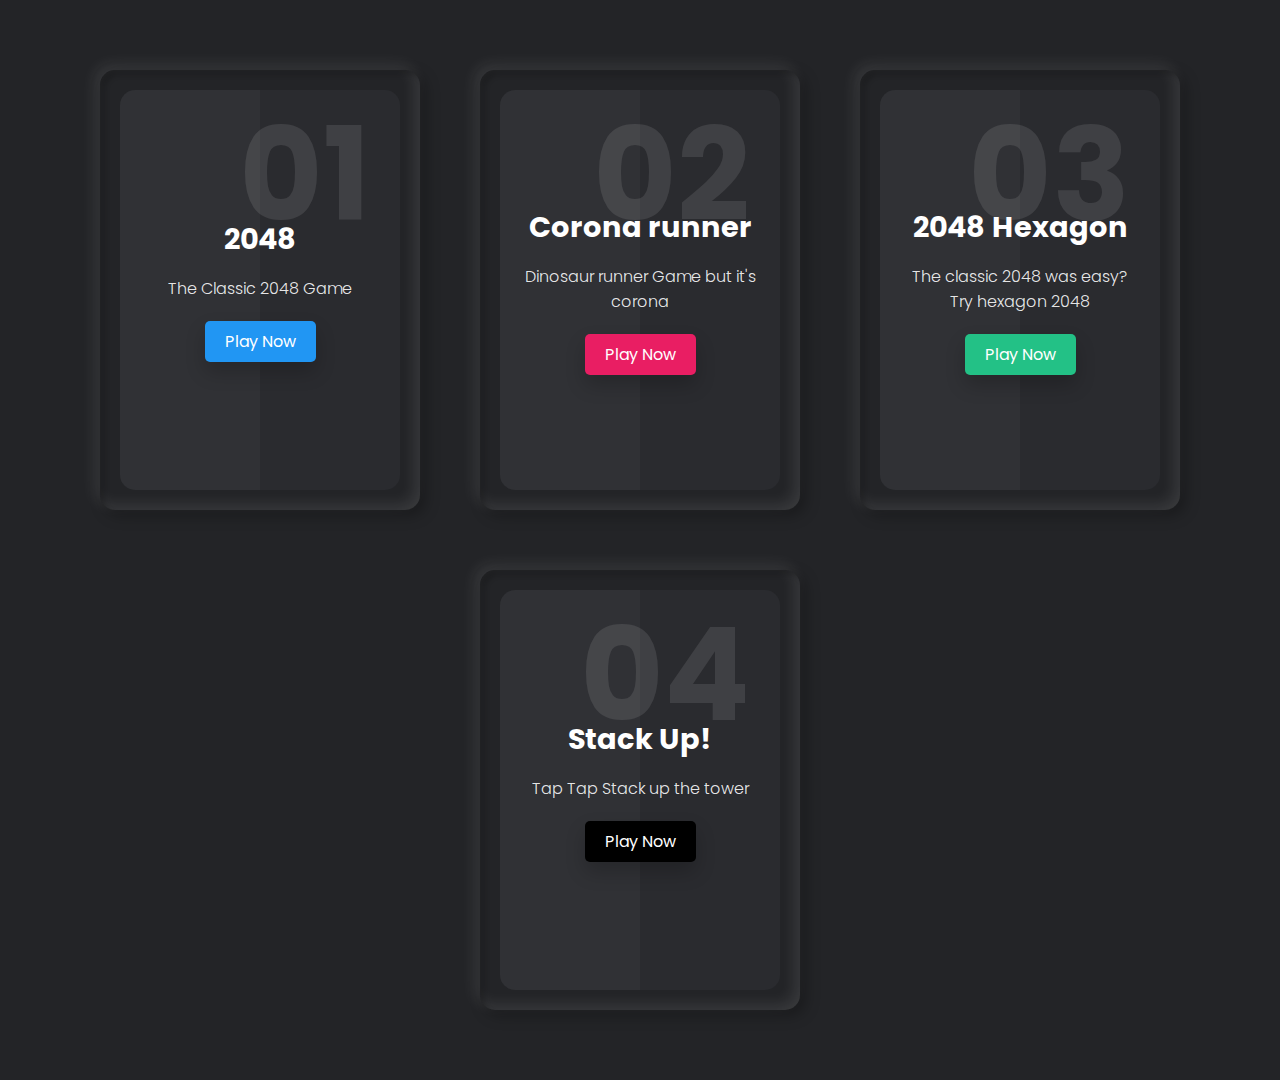
<file: index.html>
<!DOCTYPE html>
<html lang="en" >
<head>
  <meta charset="UTF-8">
  <meta name="viewport" content="width=device-width, initial-scale=1.0">
  <title>Game</title>
  <link rel="stylesheet" href="./style.css">

</head>
<body>
<!-- partial:index.partial.html -->
<div class="container">
  <div class="card">
    <div class="box">
      <div class="content" >
        <h2>01</h2>
        <h3>2048</h3>
        <p>The Classic 2048 Game</p>
        <a href="2048/index.html">Play Now</a>
      </div>
    </div>
  </div>

  <div class="card">
    <div class="box">
      <div class="content">
        <h2>02</h2>
        <h3>Corona runner</h3>
        <p>Dinosaur runner Game but it's corona</p>
        <a href="corona-runner/index.html">Play Now</a>
      </div>
    </div>
  </div>

  <div class="card">
    <div class="box">
      <div class="content">
        <h2>03</h2>
        <h3>2048 Hexagon</h3>
        <p>The classic 2048 was easy? Try hexagon 2048</p>
        <a href="2048-hexagon/index.html">Play Now</a>
      </div>
    </div>
  </div>
    <div class="card">
    <div class="box">
      <div class="content">
        <h2>04</h2>
        <h3>Stack Up!</h3>
        <p>Tap Tap Stack up the tower</p>
        <a href="Block-Tower/index.html">Play Now</a>
      </div>
    </div>
  </div>
</div>
<!-- partial -->
  
</body>
</html>
</file>
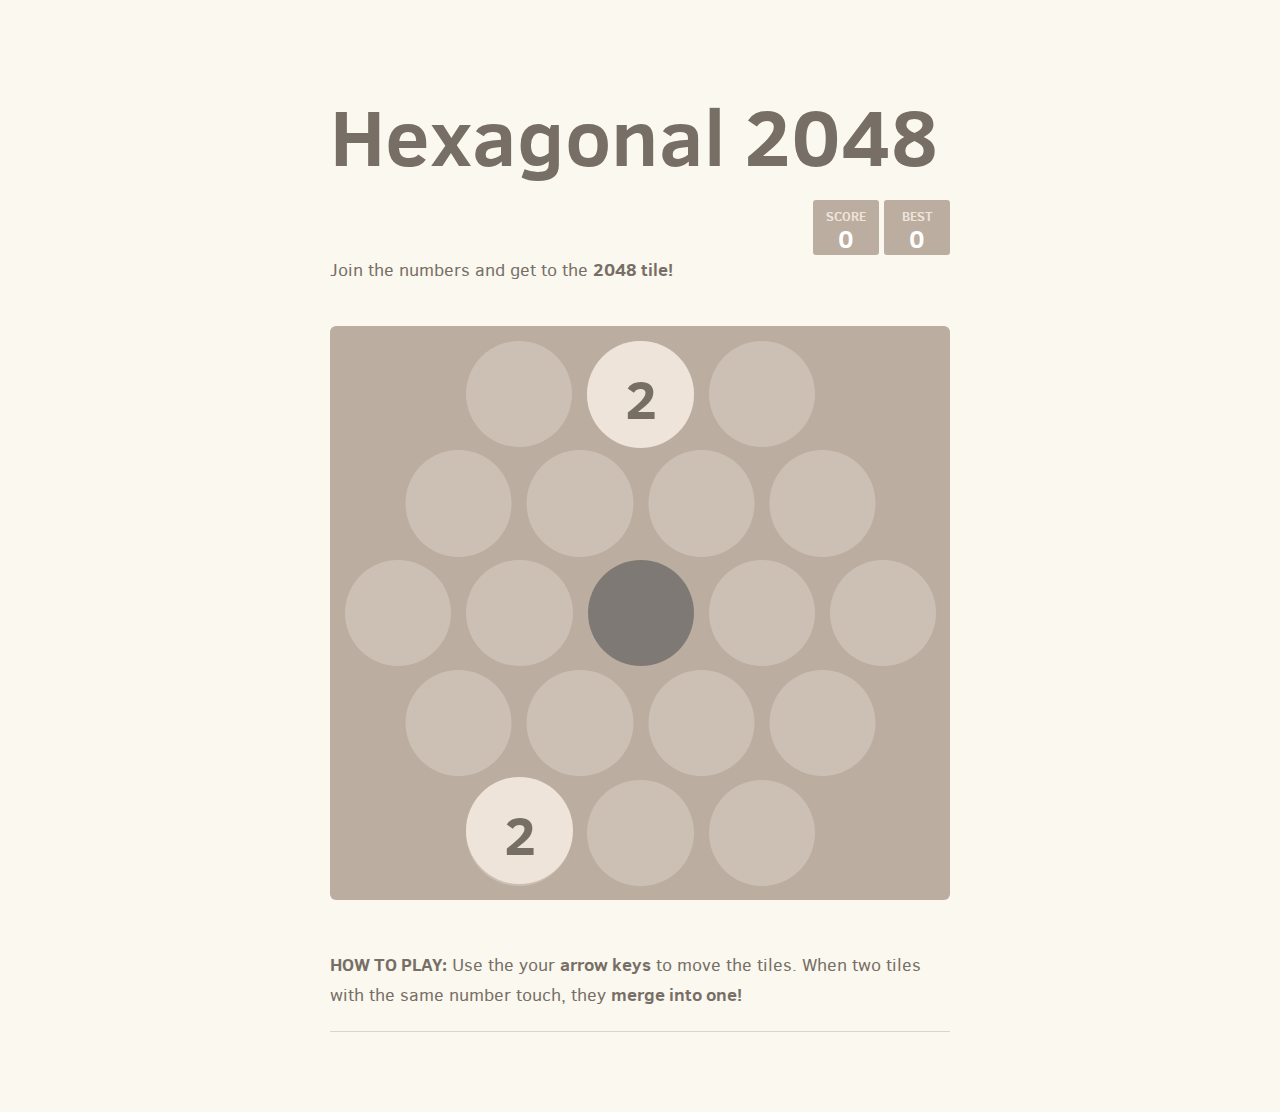
<file: 2048-hexagon/index.html>
<!DOCTYPE html>
<html>
<head>
  <meta charset="utf-8">
  <title>Hexagonal 2048</title>

  <link href="style/main.css" rel="stylesheet" type="text/css">
  <link rel="shortcut icon" href="favicon.ico">
  <link rel="apple-touch-icon" href="meta/apple-touch-icon.png">
  <meta name="apple-mobile-web-app-capable" content="yes">

  <meta name="HandheldFriendly" content="True">
  <meta name="MobileOptimized" content="320">
  <meta name="viewport" content="width=device-width, target-densitydpi=160dpi, initial-scale=1.0, maximum-scale=1, user-scalable=no, minimal-ui">
</head>
<body>
  <div class="container">
    <div class="heading">
      <h1 class="title">Hexagonal 2048</h1>
      <div class="scores-container">
        <div class="score-container">0</div>
        <div class="best-container">0</div>
      </div>
    </div>
    <p class="game-intro">Join the numbers and get to the <strong>2048 tile!</strong></p>

    <div class="game-container">
      <div class="game-message">
        <p></p>
        <div class="lower">
	        <a class="keep-playing-button">Keep going</a>
          <a class="retry-button">Try again</a>
        </div>
      </div>

      <div class="grid-container">
        <div class="grid-row grid-row-3">
          <div class="grid-cell"></div>
          <div class="grid-cell"></div>
          <div class="grid-cell"></div>
        </div>
        <div class="grid-row grid-row-4">
          <div class="grid-cell"></div>
          <div class="grid-cell"></div>
          <div class="grid-cell"></div>
          <div class="grid-cell"></div>
        </div>
        <div class="grid-row grid-row-5">
          <div class="grid-cell"></div>
          <div class="grid-cell"></div>
          <div class="grid-cell grid-cell-disabled"></div>
          <div class="grid-cell"></div>
          <div class="grid-cell"></div>
        </div>
        <div class="grid-row grid-row-4">
          <div class="grid-cell"></div>
          <div class="grid-cell"></div>
          <div class="grid-cell"></div>
          <div class="grid-cell"></div>
        </div>
        <div class="grid-row grid-row-3">
          <div class="grid-cell"></div>
          <div class="grid-cell"></div>
          <div class="grid-cell"></div>
        </div>
      </div>

      <div class="tile-container">

      </div>
    </div>

    <p class="game-explanation">
      <strong class="important">How to play:</strong> Use the your <strong>arrow keys</strong> to move the tiles. When two tiles with the same number touch, they <strong>merge into one!</strong>
    </p>
    <hr>
  </div>

  <script src="js/animframe_polyfill.js"></script>
  <script src="js/keyboard_input_manager.js"></script>
  <script src="js/html_actuator.js"></script>
  <script src="js/grid.js"></script>
  <script src="js/tile.js"></script>
  <script src="js/local_score_manager.js"></script>
  <script src="js/game_manager.js"></script>
  <script src="js/application.js"></script>
</body>
</html>
</file>
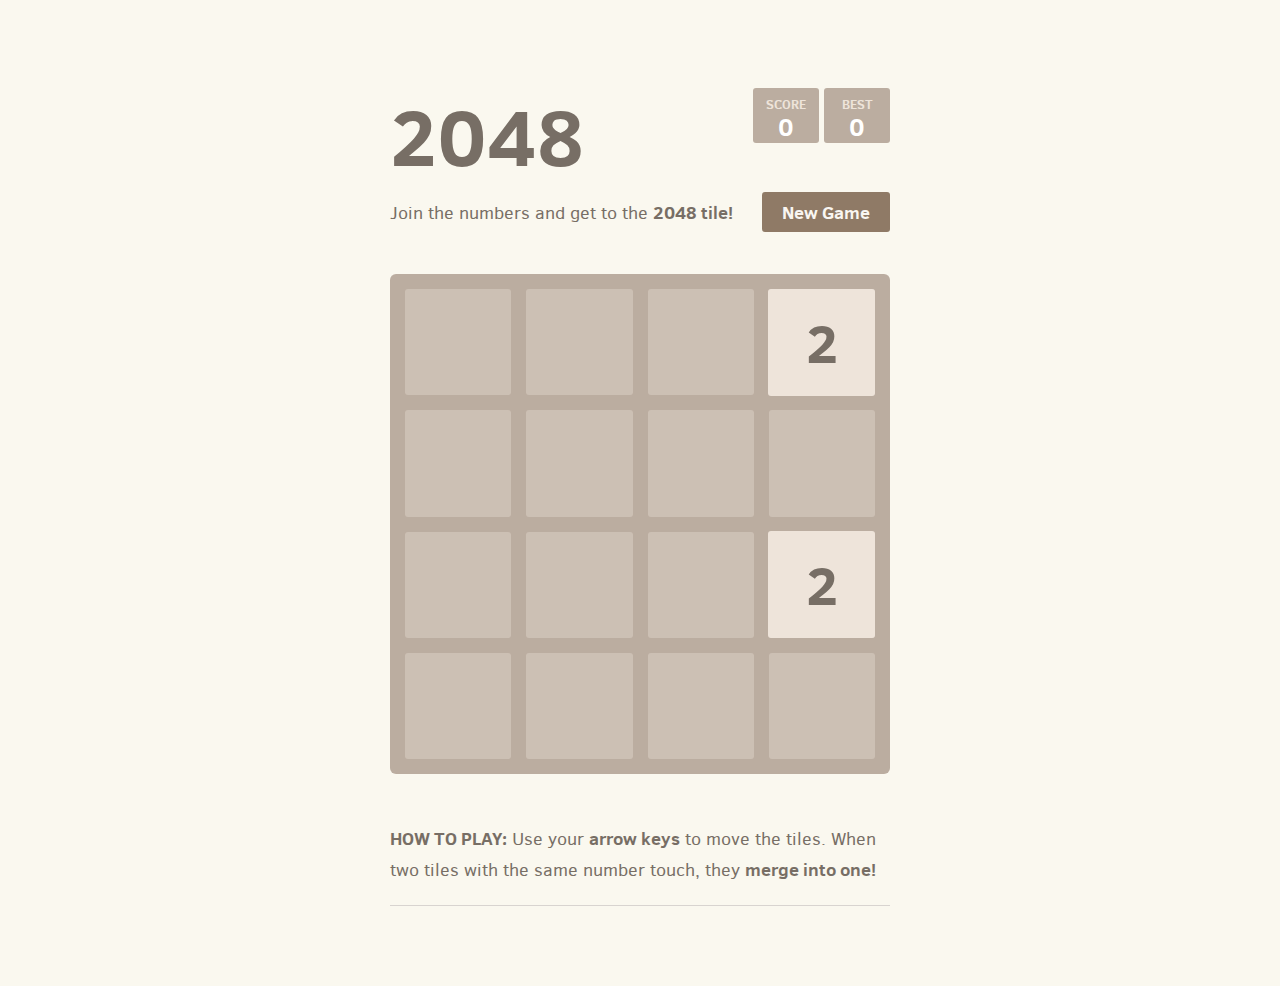
<file: 2048/index.html>
<!DOCTYPE html>
<html>
<head>
  <meta charset="utf-8">
  <title>2048</title>

  <link href="style/main.css" rel="stylesheet" type="text/css">
  <link rel="shortcut icon" href="favicon.ico">
  <link rel="apple-touch-icon" href="meta/apple-touch-icon.png">
  <link rel="apple-touch-startup-image" href="meta/apple-touch-startup-image-640x1096.png" media="(device-width: 320px) and (device-height: 568px) and (-webkit-device-pixel-ratio: 2)"> <!-- iPhone 5+ -->
  <link rel="apple-touch-startup-image" href="meta/apple-touch-startup-image-640x920.png"  media="(device-width: 320px) and (device-height: 480px) and (-webkit-device-pixel-ratio: 2)"> <!-- iPhone, retina -->
  <meta name="apple-mobile-web-app-capable" content="yes">
  <meta name="apple-mobile-web-app-status-bar-style" content="black">

  <meta name="HandheldFriendly" content="True">
  <meta name="MobileOptimized" content="320">
  <meta name="viewport" content="width=device-width, target-densitydpi=160dpi, initial-scale=1.0, maximum-scale=1, user-scalable=no, minimal-ui">
</head>
<body>
  <div class="container">
    <div class="heading">
      <h1 class="title">2048</h1>
      <div class="scores-container">
        <div class="score-container">0</div>
        <div class="best-container">0</div>
      </div>
    </div>

    <div class="above-game">
      <p class="game-intro">Join the numbers and get to the <strong>2048 tile!</strong></p>
      <a class="restart-button">New Game</a>
    </div>

    <div class="game-container">
      <div class="game-message">
        <p></p>
        <div class="lower">
	        <a class="keep-playing-button">Keep going</a>
          <a class="retry-button">Try again</a>
        </div>
      </div>

      <div class="grid-container">
        <div class="grid-row">
          <div class="grid-cell"></div>
          <div class="grid-cell"></div>
          <div class="grid-cell"></div>
          <div class="grid-cell"></div>
        </div>
        <div class="grid-row">
          <div class="grid-cell"></div>
          <div class="grid-cell"></div>
          <div class="grid-cell"></div>
          <div class="grid-cell"></div>
        </div>
        <div class="grid-row">
          <div class="grid-cell"></div>
          <div class="grid-cell"></div>
          <div class="grid-cell"></div>
          <div class="grid-cell"></div>
        </div>
        <div class="grid-row">
          <div class="grid-cell"></div>
          <div class="grid-cell"></div>
          <div class="grid-cell"></div>
          <div class="grid-cell"></div>
        </div>
      </div>

      <div class="tile-container">

      </div>
    </div>

    <p class="game-explanation">
      <strong class="important">How to play:</strong> Use your <strong>arrow keys</strong> to move the tiles. When two tiles with the same number touch, they <strong>merge into one!</strong>
    </p>
    <hr>
  </div>

  <script src="js/bind_polyfill.js"></script>
  <script src="js/classlist_polyfill.js"></script>
  <script src="js/animframe_polyfill.js"></script>
  <script src="js/keyboard_input_manager.js"></script>
  <script src="js/html_actuator.js"></script>
  <script src="js/grid.js"></script>
  <script src="js/tile.js"></script>
  <script src="js/local_storage_manager.js"></script>
  <script src="js/game_manager.js"></script>
  <script src="js/application.js"></script>
</body>
</html>
</file>
<file: style.css>
@import url("https://fonts.googleapis.com/css2?family=Poppins:wght@300;400;500;700;800&display=swap");
* {
  margin: 0;
  padding: 0;
  box-sizing: border-box;
  font-family: "Poppins", sans-serif;
}

body {
  display: flex;
  justify-content: center;
  align-items: center;
  flex-wrap: wrap;
  min-height: 100vh;
  background: #232427;
}

body .container {
  display: flex;
  justify-content: center;
  align-items: center;
  flex-wrap: wrap;
  max-width: 1200px;
  margin: 40px 0;
}

body .container .card {
  position: relative;
  min-width: 320px;
  height: 440px;
  box-shadow: inset 5px 5px 5px rgba(0, 0, 0, 0.2),
    inset -5px -5px 15px rgba(255, 255, 255, 0.1),
    5px 5px 15px rgba(0, 0, 0, 0.3), -5px -5px 15px rgba(255, 255, 255, 0.1);
  border-radius: 15px;
  margin: 30px;
  transition: 0.5s;
}

body .container .card:nth-child(1) .box .content a {
  background: #2196f3;
}

body .container .card:nth-child(2) .box .content a {
  background: #e91e63;
}

body .container .card:nth-child(3) .box .content a {
  background: #23c186;
}

body .container .card .box {
  position: absolute;
  top: 20px;
  left: 20px;
  right: 20px;
  bottom: 20px;
  background: #2a2b2f;
  border-radius: 15px;
  display: flex;
  justify-content: center;
  align-items: center;
  overflow: hidden;
  transition: 0.5s;
}

body .container .card .box:hover {
  transform: translateY(-50px);
}

body .container .card .box:before {
  content: "";
  position: absolute;
  top: 0;
  left: 0;
  width: 50%;
  height: 100%;
  background: rgba(255, 255, 255, 0.03);
}

body .container .card .box .content {
  padding: 20px;
  text-align: center;
}

body .container .card .box .content h2 {
  position: absolute;
  top: -10px;
  right: 30px;
  font-size: 8rem;
  color: rgba(255, 255, 255, 0.1);
}

body .container .card .box .content h3 {
  font-size: 1.8rem;
  color: #fff;
  z-index: 1;
  transition: 0.5s;
  margin-bottom: 15px;
}

body .container .card .box .content p {
  font-size: 1rem;
  font-weight: 300;
  color: rgba(255, 255, 255, 0.9);
  z-index: 1;
  transition: 0.5s;
}

body .container .card .box .content a {
  position: relative;
  display: inline-block;
  padding: 8px 20px;
  background: black;
  border-radius: 5px;
  text-decoration: none;
  color: white;
  margin-top: 20px;
  box-shadow: 0 10px 20px rgba(0, 0, 0, 0.2);
  transition: 0.5s;
}
body .container .card .box .content a:hover {
  box-shadow: 0 10px 20px rgba(0, 0, 0, 0.6);
  background: #fff;
  color: #000;
}
</file>
<file: 2048-hexagon/style/main.css>
@import url(fonts/clear-sans.css);
 html, body {
  margin: 0;
  padding: 0;
  background: #faf8ef;
  color: #776e65;
  font-family:"Clear Sans", "Helvetica Neue", Arial, sans-serif;
  font-size: 18px;
}
body {
  margin: 80px 0;
}
.heading:after {
  content:"";
  display: block;
  clear: both;
}
h1.title {
  font-size: 80px;
  font-weight: bold;
  margin: 0;
  display: block;
  float: left;
}
@-webkit-keyframes move-up {
  0% {
    top: 25px;
    opacity: 1;
  }
  100% {
    top: -50px;
    opacity: 0;
  }
}
@-moz-keyframes move-up {
  0% {
    top: 25px;
    opacity: 1;
  }
  100% {
    top: -50px;
    opacity: 0;
  }
}
@keyframes move-up {
  0% {
    top: 25px;
    opacity: 1;
  }
  100% {
    top: -50px;
    opacity: 0;
  }
}
.scores-container {
  float: right;
  text-align: right;
}
.score-container, .best-container {
  position: relative;
  display: inline-block;
  background: #bbada0;
  padding: 15px 25px;
  font-size: 25px;
  height: 25px;
  line-height: 47px;
  font-weight: bold;
  border-radius: 3px;
  color: white;
  margin-top: 8px;
  text-align: center;
}
.score-container:after, .best-container:after {
  position: absolute;
  width: 100%;
  top: 10px;
  left: 0;
  text-transform: uppercase;
  font-size: 13px;
  line-height: 13px;
  text-align: center;
  color: #eee4da;
}
.score-container .score-addition, .best-container .score-addition {
  position: absolute;
  right: 30px;
  color: red;
  font-size: 25px;
  line-height: 25px;
  font-weight: bold;
  color: rgba(119, 110, 101, 0.9);
  z-index: 100;
  -webkit-animation: move-up 600ms ease-in;
  -moz-animation: move-up 600ms ease-in;
  animation: move-up 600ms ease-in;
  -webkit-animation-fill-mode: both;
  -moz-animation-fill-mode: both;
  animation-fill-mode: both;
}
.score-container:after {
  content:"Score";
}
.best-container:after {
  content:"Best";
}
p {
  margin-top: 0;
  margin-bottom: 10px;
  line-height: 1.65;
}
a {
  color: #776e65;
  font-weight: bold;
  text-decoration: underline;
  cursor: pointer;
}
strong.important {
  text-transform: uppercase;
}
hr {
  border: none;
  border-bottom: 1px solid #d8d4d0;
  margin-top: 20px;
  margin-bottom: 30px;
}
.container {
  width: 620px;
  margin: 0 auto;
}
@-webkit-keyframes fade-in {
  0% {
    opacity: 0;
  }
  100% {
    opacity: 1;
  }
}
@-moz-keyframes fade-in {
  0% {
    opacity: 0;
  }
  100% {
    opacity: 1;
  }
}
@keyframes fade-in {
  0% {
    opacity: 0;
  }
  100% {
    opacity: 1;
  }
}
.game-container {
  margin-top: 40px;
  position: relative;
  padding: 15px;
  cursor: default;
  -webkit-touch-callout: none;
  -webkit-user-select: none;
  -moz-user-select: none;
  background: #bbada0;
  border-radius: 6px;
  width: 620px;
  height: 574px;
  -webkit-box-sizing: border-box;
  -moz-box-sizing: border-box;
  box-sizing: border-box;
}
.game-container .game-message {
  display: none;
  position: absolute;
  top: 0;
  right: 0;
  bottom: 0;
  left: 0;
  background: rgba(238, 228, 218, 0.5);
  z-index: 100;
  text-align: center;
  -webkit-animation: fade-in 800ms ease 1200ms;
  -moz-animation: fade-in 800ms ease 1200ms;
  animation: fade-in 800ms ease 1200ms;
  -webkit-animation-fill-mode: both;
  -moz-animation-fill-mode: both;
  animation-fill-mode: both;
}
.game-container .game-message p {
  font-size: 60px;
  font-weight: bold;
  height: 60px;
  line-height: 60px;
  margin-top: 222px;
}
.game-container .game-message .lower {
  display: block;
  margin-top: 59px;
}
.game-container .game-message a {
  display: inline-block;
  background: #8f7a66;
  border-radius: 3px;
  padding: 0 20px;
  text-decoration: none;
  color: #f9f6f2;
  height: 40px;
  line-height: 42px;
  margin-left: 9px;
}
.game-container .game-message a.keep-playing-button {
  display: none;
}
.game-container .game-message.game-won {
  background: rgba(237, 194, 46, 0.5);
  color: #f9f6f2;
}
.game-container .game-message.game-won a.keep-playing-button {
  display: inline-block;
}
.game-container .game-message.game-won, .game-container .game-message.game-over {
  display: block;
}
.grid-container {
  position: absolute;
  z-index: 1;
}
.grid-row {
  margin-bottom: 3.5px;
}
.grid-row-3 {
  -webkit-transform: translate(121px, 0px);
  -moz-transform: translate(121px, 0px);
  transform: translate(121px, 0px);
}
.grid-row-4 {
  -webkit-transform: translate(60.5px, 0px);
  -moz-transform: translate(60.5px, 0px);
  transform: translate(60.5px, 0px);
}
.grid-row:last-child {
  margin-bottom: 0;
}
.grid-row:after {
  content:"";
  display: block;
  clear: both;
}
.grid-cell {
  width: 106.25px;
  height: 106.25px;
  margin-right: 15px;
  float: left;
  border-radius: 100%;
  background: rgba(238, 228, 218, 0.35);
}
.grid-cell-disabled {
  background: rgba(17, 27, 37, 0.35);
}
.grid-cell:last-child {
  margin-right: 0;
}
.tile-container {
  position: absolute;
  z-index: 2;
}
.tile, .tile .tile-inner {
  width: 107px;
  height: 107px;
  line-height: 116.25px;
}
.tile.tile-position-0-0 {
  -webkit-transform: translate(242px, 218px);
  -moz-transform: translate(242px, 218px);
  transform: translate(242px, 218px);
}
.tile.tile-position-1-0 {
  -webkit-transform: translate(363px, 218px);
  -moz-transform: translate(363px, 218px);
  transform: translate(363px, 218px);
}
.tile.tile-position-1-60 {
  -webkit-transform: translate(302.5px, 109px);
  -moz-transform: translate(302.5px, 109px);
  transform: translate(302.5px, 109px);
}
.tile.tile-position-1-120 {
  -webkit-transform: translate(181.5px, 109px);
  -moz-transform: translate(181.5px, 109px);
  transform: translate(181.5px, 109px);
}
.tile.tile-position-1-180 {
  -webkit-transform: translate(121px, 218px);
  -moz-transform: translate(121px, 218px);
  transform: translate(121px, 218px);
}
.tile.tile-position-1-240 {
  -webkit-transform: translate(181.5px, 327px);
  -moz-transform: translate(181.5px, 327px);
  transform: translate(181.5px, 327px);
}
.tile.tile-position-1-300 {
  -webkit-transform: translate(302.5px, 327px);
  -moz-transform: translate(302.5px, 327px);
  transform: translate(302.5px, 327px);
}
.tile.tile-position-2-0 {
  -webkit-transform: translate(484px, 218px);
  -moz-transform: translate(484px, 218px);
  transform: translate(484px, 218px);
}
.tile.tile-position-2-30 {
  -webkit-transform: translate(423.5px, 109px);
  -moz-transform: translate(423.5px, 109px);
  transform: translate(423.5px, 109px);
}
.tile.tile-position-2-60 {
  -webkit-transform: translate(363px, 0px);
  -moz-transform: translate(363px, 0px);
  transform: translate(363px, 0px);
}
.tile.tile-position-2-90 {
  -webkit-transform: translate(242px, 0px);
  -moz-transform: translate(242px, 0px);
  transform: translate(242px, 0px);
}
.tile.tile-position-2-120 {
  -webkit-transform: translate(121px, 0px);
  -moz-transform: translate(121px, 0px);
  transform: translate(121px, 0px);
}
.tile.tile-position-2-150 {
  -webkit-transform: translate(60.5px, 109px);
  -moz-transform: translate(60.5px, 109px);
  transform: translate(60.5px, 109px);
}
.tile.tile-position-2-180 {
  -webkit-transform: translate(0px, 218px);
  -moz-transform: translate(0px, 218px);
  transform: translate(0px, 218px);
}
.tile.tile-position-2-210 {
  -webkit-transform: translate(60.5px, 327px);
  -moz-transform: translate(60.5px, 327px);
  transform: translate(60.5px, 327px);
}
.tile.tile-position-2-240 {
  -webkit-transform: translate(121px, 436px);
  -moz-transform: translate(121px, 436px);
  transform: translate(121px, 436px);
}
.tile.tile-position-2-270 {
  -webkit-transform: translate(242px, 436px);
  -moz-transform: translate(242px, 436px);
  transform: translate(242px, 436px);
}
.tile.tile-position-2-300 {
  -webkit-transform: translate(363px, 436px);
  -moz-transform: translate(363px, 436px);
  transform: translate(363px, 436px);
}
.tile.tile-position-2-330 {
  -webkit-transform: translate(423.5px, 327px);
  -moz-transform: translate(423.5px, 327px);
  transform: translate(423.5px, 327px);
}
.tile {
  position: absolute;
  -webkit-transition: 100ms ease-in-out;
  -moz-transition: 100ms ease-in-out;
  transition: 100ms ease-in-out;
  -webkit-transition-property: -webkit-transform;
  -moz-transition-property: -moz-transform;
  transition-property: transform;
}
.tile .tile-inner {
  border-radius: 100%;
  background: #eee4da;
  text-align: center;
  font-weight: bold;
  z-index: 10;
  font-size: 55px;
}
.tile.tile-2 .tile-inner {
  background: #eee4da;
  box-shadow: 0 0 30px 10px rgba(243, 215, 116, 0), inset 0 0 0 1px rgba(255, 255, 255, 0);
}
.tile.tile-4 .tile-inner {
  background: #ede0c8;
  box-shadow: 0 0 30px 10px rgba(243, 215, 116, 0), inset 0 0 0 1px rgba(255, 255, 255, 0);
}
.tile.tile-8 .tile-inner {
  color: #f9f6f2;
  background: #f2b179;
}
.tile.tile-16 .tile-inner {
  color: #f9f6f2;
  background: #f59563;
}
.tile.tile-32 .tile-inner {
  color: #f9f6f2;
  background: #f67c5f;
}
.tile.tile-64 .tile-inner {
  color: #f9f6f2;
  background: #f65e3b;
}
.tile.tile-128 .tile-inner {
  color: #f9f6f2;
  background: #edcf72;
  box-shadow: 0 0 30px 10px rgba(243, 215, 116, 0.2381), inset 0 0 0 1px rgba(255, 255, 255, 0.14286);
  font-size: 45px;
}
@media screen and (max-width: 520px) {
  .tile.tile-128 .tile-inner {
    font-size: 25px;
  }
}
.tile.tile-256 .tile-inner {
  color: #f9f6f2;
  background: #edcc61;
  box-shadow: 0 0 30px 10px rgba(243, 215, 116, 0.31746), inset 0 0 0 1px rgba(255, 255, 255, 0.19048);
  font-size: 45px;
}
@media screen and (max-width: 520px) {
  .tile.tile-256 .tile-inner {
    font-size: 25px;
  }
}
.tile.tile-512 .tile-inner {
  color: #f9f6f2;
  background: #edc850;
  box-shadow: 0 0 30px 10px rgba(243, 215, 116, 0.39683), inset 0 0 0 1px rgba(255, 255, 255, 0.2381);
  font-size: 45px;
}
@media screen and (max-width: 520px) {
  .tile.tile-512 .tile-inner {
    font-size: 25px;
  }
}
.tile.tile-1024 .tile-inner {
  color: #f9f6f2;
  background: #edc53f;
  box-shadow: 0 0 30px 10px rgba(243, 215, 116, 0.47619), inset 0 0 0 1px rgba(255, 255, 255, 0.28571);
  font-size: 35px;
}
@media screen and (max-width: 520px) {
  .tile.tile-1024 .tile-inner {
    font-size: 15px;
  }
}
.tile.tile-2048 .tile-inner {
  color: #f9f6f2;
  background: #edc22e;
  box-shadow: 0 0 30px 10px rgba(243, 215, 116, 0.55556), inset 0 0 0 1px rgba(255, 255, 255, 0.33333);
  font-size: 35px;
}
@media screen and (max-width: 520px) {
  .tile.tile-2048 .tile-inner {
    font-size: 15px;
  }
}
.tile.tile-super .tile-inner {
  color: #f9f6f2;
  background: #3c3a32;
  font-size: 30px;
}
@media screen and (max-width: 520px) {
  .tile.tile-super .tile-inner {
    font-size: 10px;
  }
}
@-webkit-keyframes appear {
  0% {
    opacity: 0;
    -webkit-transform: scale(0);
    -moz-transform: scale(0);
    transform: scale(0);
  }
  100% {
    opacity: 1;
    -webkit-transform: scale(1);
    -moz-transform: scale(1);
    transform: scale(1);
  }
}
@-moz-keyframes appear {
  0% {
    opacity: 0;
    -webkit-transform: scale(0);
    -moz-transform: scale(0);
    transform: scale(0);
  }
  100% {
    opacity: 1;
    -webkit-transform: scale(1);
    -moz-transform: scale(1);
    transform: scale(1);
  }
}
@keyframes appear {
  0% {
    opacity: 0;
    -webkit-transform: scale(0);
    -moz-transform: scale(0);
    transform: scale(0);
  }
  100% {
    opacity: 1;
    -webkit-transform: scale(1);
    -moz-transform: scale(1);
    transform: scale(1);
  }
}
.tile-new .tile-inner {
  -webkit-animation: appear 200ms ease 100ms;
  -moz-animation: appear 200ms ease 100ms;
  animation: appear 200ms ease 100ms;
  -webkit-animation-fill-mode: backwards;
  -moz-animation-fill-mode: backwards;
  animation-fill-mode: backwards;
}
@-webkit-keyframes pop {
  0% {
    -webkit-transform: scale(0);
    -moz-transform: scale(0);
    transform: scale(0);
  }
  50% {
    -webkit-transform: scale(1.2);
    -moz-transform: scale(1.2);
    transform: scale(1.2);
  }
  100% {
    -webkit-transform: scale(1);
    -moz-transform: scale(1);
    transform: scale(1);
  }
}
@-moz-keyframes pop {
  0% {
    -webkit-transform: scale(0);
    -moz-transform: scale(0);
    transform: scale(0);
  }
  50% {
    -webkit-transform: scale(1.2);
    -moz-transform: scale(1.2);
    transform: scale(1.2);
  }
  100% {
    -webkit-transform: scale(1);
    -moz-transform: scale(1);
    transform: scale(1);
  }
}
@keyframes pop {
  0% {
    -webkit-transform: scale(0);
    -moz-transform: scale(0);
    transform: scale(0);
  }
  50% {
    -webkit-transform: scale(1.2);
    -moz-transform: scale(1.2);
    transform: scale(1.2);
  }
  100% {
    -webkit-transform: scale(1);
    -moz-transform: scale(1);
    transform: scale(1);
  }
}
.tile-merged .tile-inner {
  z-index: 20;
  -webkit-animation: pop 200ms ease 100ms;
  -moz-animation: pop 200ms ease 100ms;
  animation: pop 200ms ease 100ms;
  -webkit-animation-fill-mode: backwards;
  -moz-animation-fill-mode: backwards;
  animation-fill-mode: backwards;
}
.game-intro {
  margin-bottom: 0;
}
.game-explanation {
  margin-top: 50px;
}
@media screen and (max-width: 520px) {
  html, body {
    font-size: 15px;
  }
  body {
    margin: 20px 0;
    padding: 0 20px;
  }
  h1.title {
    font-size: 27px;
    margin-top: 15px;
  }
  .container {
    width: 280px;
    margin: 0 auto;
  }
  .score-container, .best-container {
    margin-top: 0;
    padding: 15px 10px;
    min-width: 40px;
  }
  .heading {
    margin-bottom: 10px;
  }
  .game-container {
    margin-top: 40px;
    position: relative;
    padding: 10px;
    cursor: default;
    -webkit-touch-callout: none;
    -webkit-user-select: none;
    -moz-user-select: none;
    background: #bbada0;
    border-radius: 6px;
    width: 346px;
    height: 322px;
    -webkit-box-sizing: border-box;
    -moz-box-sizing: border-box;
    box-sizing: border-box;
    -webkit-transform: scale(0.809);
    -moz-transform: scale(0.809);
    transform: scale(0.809);
    -webkit-transform-origin: 0 0;
    -moz-transform-origin: 0 0;
    transform-origin: 0 0;
  }
  .game-container .game-message {
    display: none;
    position: absolute;
    top: 0;
    right: 0;
    bottom: 0;
    left: 0;
    background: rgba(238, 228, 218, 0.5);
    z-index: 100;
    text-align: center;
    -webkit-animation: fade-in 800ms ease 1200ms;
    -moz-animation: fade-in 800ms ease 1200ms;
    animation: fade-in 800ms ease 1200ms;
    -webkit-animation-fill-mode: both;
    -moz-animation-fill-mode: both;
    animation-fill-mode: both;
  }
  .game-container .game-message p {
    font-size: 60px;
    font-weight: bold;
    height: 60px;
    line-height: 60px;
    margin-top: 222px;
  }
  .game-container .game-message .lower {
    display: block;
    margin-top: 59px;
  }
  .game-container .game-message a {
    display: inline-block;
    background: #8f7a66;
    border-radius: 3px;
    padding: 0 20px;
    text-decoration: none;
    color: #f9f6f2;
    height: 40px;
    line-height: 42px;
    margin-left: 9px;
  }
  .game-container .game-message a.keep-playing-button {
    display: none;
  }
  .game-container .game-message.game-won {
    background: rgba(237, 194, 46, 0.5);
    color: #f9f6f2;
  }
  .game-container .game-message.game-won a.keep-playing-button {
    display: inline-block;
  }
  .game-container .game-message.game-won, .game-container .game-message.game-over {
    display: block;
  }
  .grid-container {
    position: absolute;
    z-index: 1;
  }
  .grid-row {
    margin-bottom: 4px;
  }
  .grid-row:last-child {
    margin-bottom: 0;
  }
  .grid-row-3 {
    -webkit-transform: translate(67.5px, 0px);
    -moz-transform: translate(67.5px, 0px);
    transform: translate(67.5px, 0px);
  }
  .grid-row-4 {
    -webkit-transform: translate(33.5px, 0px);
    -moz-transform: translate(33.5px, 0px);
    transform: translate(33.5px, 0px);
  }
  .grid-row:after {
    content:"";
    display: block;
    clear: both;
  }
  .grid-cell {
    width: 57.5px;
    height: 57.5px;
    margin-right: 10px;
    float: left;
  }
  .grid-cell:last-child {
    margin-right: 0;
  }
  .tile-container {
    position: absolute;
    z-index: 2;
  }
  .tile, .tile .tile-inner {
    width: 58px;
    height: 58px;
    line-height: 67.5px;
  }
  .tile.tile-position-0-0 {
    -webkit-transform: translate(135px, 123px);
    -moz-transform: translate(135px, 123px);
    transform: translate(135px, 123px);
  }
  .tile.tile-position-1-0 {
    -webkit-transform: translate(202.5px, 123px);
    -moz-transform: translate(202.5px, 123px);
    transform: translate(202.5px, 123px);
  }
  .tile.tile-position-1-60 {
    -webkit-transform: translate(168.75px, 61.5px);
    -moz-transform: translate(168.75px, 61.5px);
    transform: translate(168.75px, 61.5px);
  }
  .tile.tile-position-1-120 {
    -webkit-transform: translate(101.25px, 61.5px);
    -moz-transform: translate(101.25px, 61.5px);
    transform: translate(101.25px, 61.5px);
  }
  .tile.tile-position-1-180 {
    -webkit-transform: translate(67.5px, 123px);
    -moz-transform: translate(67.5px, 123px);
    transform: translate(67.5px, 123px);
  }
  .tile.tile-position-1-240 {
    -webkit-transform: translate(101.25px, 184.5px);
    -moz-transform: translate(101.25px, 184.5px);
    transform: translate(101.25px, 184.5px);
  }
  .tile.tile-position-1-300 {
    -webkit-transform: translate(168.75px, 184.5px);
    -moz-transform: translate(168.75px, 184.5px);
    transform: translate(168.75px, 184.5px);
  }
  .tile.tile-position-2-0 {
    -webkit-transform: translate(270px, 123px);
    -moz-transform: translate(270px, 123px);
    transform: translate(270px, 123px);
  }
  .tile.tile-position-2-30 {
    -webkit-transform: translate(236.25px, 61.5px);
    -moz-transform: translate(236.25px, 61.5px);
    transform: translate(236.25px, 61.5px);
  }
  .tile.tile-position-2-60 {
    -webkit-transform: translate(202.5px, 0px);
    -moz-transform: translate(202.5px, 0px);
    transform: translate(202.5px, 0px);
  }
  .tile.tile-position-2-90 {
    -webkit-transform: translate(135px, 0px);
    -moz-transform: translate(135px, 0px);
    transform: translate(135px, 0px);
  }
  .tile.tile-position-2-120 {
    -webkit-transform: translate(67.5px, 0px);
    -moz-transform: translate(67.5px, 0px);
    transform: translate(67.5px, 0px);
  }
  .tile.tile-position-2-150 {
    -webkit-transform: translate(33.75px, 61.5px);
    -moz-transform: translate(33.75px, 61.5px);
    transform: translate(33.75px, 61.5px);
  }
  .tile.tile-position-2-180 {
    -webkit-transform: translate(0px, 123px);
    -moz-transform: translate(0px, 123px);
    transform: translate(0px, 123px);
  }
  .tile.tile-position-2-210 {
    -webkit-transform: translate(33.75px, 184.5px);
    -moz-transform: translate(33.75px, 184.5px);
    transform: translate(33.75px, 184.5px);
  }
  .tile.tile-position-2-240 {
    -webkit-transform: translate(67.5px, 246px);
    -moz-transform: translate(67.5px, 246px);
    transform: translate(67.5px, 246px);
  }
  .tile.tile-position-2-270 {
    -webkit-transform: translate(135px, 246px);
    -moz-transform: translate(135px, 246px);
    transform: translate(135px, 246px);
  }
  .tile.tile-position-2-300 {
    -webkit-transform: translate(202.5px, 246px);
    -moz-transform: translate(202.5px, 246px);
    transform: translate(202.5px, 246px);
  }
  .tile.tile-position-2-330 {
    -webkit-transform: translate(236.25px, 184.5px);
    -moz-transform: translate(236.25px, 184.5px);
    transform: translate(236.25px, 184.5px);
  }
  .game-container {
    margin-top: 20px;
  }
  .tile .tile-inner {
    font-size: 35px;
  }
  .game-message p {
    font-size: 30px !important;
    height: 30px !important;
    line-height: 30px !important;
    margin-top: 90px !important;
  }
  .game-message .lower {
    margin-top: 30px !important;
  }
}
</file>
<file: 2048/style/main.css>
@import url(fonts/clear-sans.css);
html, body {
  margin: 0;
  padding: 0;
  background: #faf8ef;
  color: #776e65;
  font-family: "Clear Sans", "Helvetica Neue", Arial, sans-serif;
  font-size: 18px; }

body {
  margin: 80px 0; }

.heading:after {
  content: "";
  display: block;
  clear: both; }

h1.title {
  font-size: 80px;
  font-weight: bold;
  margin: 0;
  display: block;
  float: left; }

@-webkit-keyframes move-up {
  0% {
    top: 25px;
    opacity: 1; }

  100% {
    top: -50px;
    opacity: 0; } }
@-moz-keyframes move-up {
  0% {
    top: 25px;
    opacity: 1; }

  100% {
    top: -50px;
    opacity: 0; } }
@keyframes move-up {
  0% {
    top: 25px;
    opacity: 1; }

  100% {
    top: -50px;
    opacity: 0; } }
.scores-container {
  float: right;
  text-align: right; }

.score-container, .best-container {
  position: relative;
  display: inline-block;
  background: #bbada0;
  padding: 15px 25px;
  font-size: 25px;
  height: 25px;
  line-height: 47px;
  font-weight: bold;
  border-radius: 3px;
  color: white;
  margin-top: 8px;
  text-align: center; }
  .score-container:after, .best-container:after {
    position: absolute;
    width: 100%;
    top: 10px;
    left: 0;
    text-transform: uppercase;
    font-size: 13px;
    line-height: 13px;
    text-align: center;
    color: #eee4da; }
  .score-container .score-addition, .best-container .score-addition {
    position: absolute;
    right: 30px;
    color: red;
    font-size: 25px;
    line-height: 25px;
    font-weight: bold;
    color: rgba(119, 110, 101, 0.9);
    z-index: 100;
    -webkit-animation: move-up 600ms ease-in;
    -moz-animation: move-up 600ms ease-in;
    animation: move-up 600ms ease-in;
    -webkit-animation-fill-mode: both;
    -moz-animation-fill-mode: both;
    animation-fill-mode: both; }

.score-container:after {
  content: "Score"; }

.best-container:after {
  content: "Best"; }

p {
  margin-top: 0;
  margin-bottom: 10px;
  line-height: 1.65; }

a {
  color: #776e65;
  font-weight: bold;
  text-decoration: underline;
  cursor: pointer; }

strong.important {
  text-transform: uppercase; }

hr {
  border: none;
  border-bottom: 1px solid #d8d4d0;
  margin-top: 20px;
  margin-bottom: 30px; }

.container {
  width: 500px;
  margin: 0 auto; }

@-webkit-keyframes fade-in {
  0% {
    opacity: 0; }

  100% {
    opacity: 1; } }
@-moz-keyframes fade-in {
  0% {
    opacity: 0; }

  100% {
    opacity: 1; } }
@keyframes fade-in {
  0% {
    opacity: 0; }

  100% {
    opacity: 1; } }
.game-container {
  margin-top: 40px;
  position: relative;
  padding: 15px;
  cursor: default;
  -webkit-touch-callout: none;
  -ms-touch-callout: none;
  -webkit-user-select: none;
  -moz-user-select: none;
  -ms-user-select: none;
  -ms-touch-action: none;
  touch-action: none;
  background: #bbada0;
  border-radius: 6px;
  width: 500px;
  height: 500px;
  -webkit-box-sizing: border-box;
  -moz-box-sizing: border-box;
  box-sizing: border-box; }
  .game-container .game-message {
    display: none;
    position: absolute;
    top: 0;
    right: 0;
    bottom: 0;
    left: 0;
    background: rgba(238, 228, 218, 0.5);
    z-index: 100;
    text-align: center;
    -webkit-animation: fade-in 800ms ease 1200ms;
    -moz-animation: fade-in 800ms ease 1200ms;
    animation: fade-in 800ms ease 1200ms;
    -webkit-animation-fill-mode: both;
    -moz-animation-fill-mode: both;
    animation-fill-mode: both; }
    .game-container .game-message p {
      font-size: 60px;
      font-weight: bold;
      height: 60px;
      line-height: 60px;
      margin-top: 222px; }
    .game-container .game-message .lower {
      display: block;
      margin-top: 59px; }
    .game-container .game-message a {
      display: inline-block;
      background: #8f7a66;
      border-radius: 3px;
      padding: 0 20px;
      text-decoration: none;
      color: #f9f6f2;
      height: 40px;
      line-height: 42px;
      margin-left: 9px; }
      .game-container .game-message a.keep-playing-button {
        display: none; }
    .game-container .game-message.game-won {
      background: rgba(237, 194, 46, 0.5);
      color: #f9f6f2; }
      .game-container .game-message.game-won a.keep-playing-button {
        display: inline-block; }
    .game-container .game-message.game-won, .game-container .game-message.game-over {
      display: block; }

.grid-container {
  position: absolute;
  z-index: 1; }

.grid-row {
  margin-bottom: 15px; }
  .grid-row:last-child {
    margin-bottom: 0; }
  .grid-row:after {
    content: "";
    display: block;
    clear: both; }

.grid-cell {
  width: 106.25px;
  height: 106.25px;
  margin-right: 15px;
  float: left;
  border-radius: 3px;
  background: rgba(238, 228, 218, 0.35); }
  .grid-cell:last-child {
    margin-right: 0; }

.tile-container {
  position: absolute;
  z-index: 2; }

.tile, .tile .tile-inner {
  width: 107px;
  height: 107px;
  line-height: 107px; }
.tile.tile-position-1-1 {
  -webkit-transform: translate(0px, 0px);
  -moz-transform: translate(0px, 0px);
  -ms-transform: translate(0px, 0px);
  transform: translate(0px, 0px); }
.tile.tile-position-1-2 {
  -webkit-transform: translate(0px, 121px);
  -moz-transform: translate(0px, 121px);
  -ms-transform: translate(0px, 121px);
  transform: translate(0px, 121px); }
.tile.tile-position-1-3 {
  -webkit-transform: translate(0px, 242px);
  -moz-transform: translate(0px, 242px);
  -ms-transform: translate(0px, 242px);
  transform: translate(0px, 242px); }
.tile.tile-position-1-4 {
  -webkit-transform: translate(0px, 363px);
  -moz-transform: translate(0px, 363px);
  -ms-transform: translate(0px, 363px);
  transform: translate(0px, 363px); }
.tile.tile-position-2-1 {
  -webkit-transform: translate(121px, 0px);
  -moz-transform: translate(121px, 0px);
  -ms-transform: translate(121px, 0px);
  transform: translate(121px, 0px); }
.tile.tile-position-2-2 {
  -webkit-transform: translate(121px, 121px);
  -moz-transform: translate(121px, 121px);
  -ms-transform: translate(121px, 121px);
  transform: translate(121px, 121px); }
.tile.tile-position-2-3 {
  -webkit-transform: translate(121px, 242px);
  -moz-transform: translate(121px, 242px);
  -ms-transform: translate(121px, 242px);
  transform: translate(121px, 242px); }
.tile.tile-position-2-4 {
  -webkit-transform: translate(121px, 363px);
  -moz-transform: translate(121px, 363px);
  -ms-transform: translate(121px, 363px);
  transform: translate(121px, 363px); }
.tile.tile-position-3-1 {
  -webkit-transform: translate(242px, 0px);
  -moz-transform: translate(242px, 0px);
  -ms-transform: translate(242px, 0px);
  transform: translate(242px, 0px); }
.tile.tile-position-3-2 {
  -webkit-transform: translate(242px, 121px);
  -moz-transform: translate(242px, 121px);
  -ms-transform: translate(242px, 121px);
  transform: translate(242px, 121px); }
.tile.tile-position-3-3 {
  -webkit-transform: translate(242px, 242px);
  -moz-transform: translate(242px, 242px);
  -ms-transform: translate(242px, 242px);
  transform: translate(242px, 242px); }
.tile.tile-position-3-4 {
  -webkit-transform: translate(242px, 363px);
  -moz-transform: translate(242px, 363px);
  -ms-transform: translate(242px, 363px);
  transform: translate(242px, 363px); }
.tile.tile-position-4-1 {
  -webkit-transform: translate(363px, 0px);
  -moz-transform: translate(363px, 0px);
  -ms-transform: translate(363px, 0px);
  transform: translate(363px, 0px); }
.tile.tile-position-4-2 {
  -webkit-transform: translate(363px, 121px);
  -moz-transform: translate(363px, 121px);
  -ms-transform: translate(363px, 121px);
  transform: translate(363px, 121px); }
.tile.tile-position-4-3 {
  -webkit-transform: translate(363px, 242px);
  -moz-transform: translate(363px, 242px);
  -ms-transform: translate(363px, 242px);
  transform: translate(363px, 242px); }
.tile.tile-position-4-4 {
  -webkit-transform: translate(363px, 363px);
  -moz-transform: translate(363px, 363px);
  -ms-transform: translate(363px, 363px);
  transform: translate(363px, 363px); }

.tile {
  position: absolute;
  -webkit-transition: 100ms ease-in-out;
  -moz-transition: 100ms ease-in-out;
  transition: 100ms ease-in-out;
  -webkit-transition-property: -webkit-transform;
  -moz-transition-property: -moz-transform;
  transition-property: transform; }
  .tile .tile-inner {
    border-radius: 3px;
    background: #eee4da;
    text-align: center;
    font-weight: bold;
    z-index: 10;
    font-size: 55px; }
  .tile.tile-2 .tile-inner {
    background: #eee4da;
    box-shadow: 0 0 30px 10px rgba(243, 215, 116, 0), inset 0 0 0 1px rgba(255, 255, 255, 0); }
  .tile.tile-4 .tile-inner {
    background: #ede0c8;
    box-shadow: 0 0 30px 10px rgba(243, 215, 116, 0), inset 0 0 0 1px rgba(255, 255, 255, 0); }
  .tile.tile-8 .tile-inner {
    color: #f9f6f2;
    background: #f2b179; }
  .tile.tile-16 .tile-inner {
    color: #f9f6f2;
    background: #f59563; }
  .tile.tile-32 .tile-inner {
    color: #f9f6f2;
    background: #f67c5f; }
  .tile.tile-64 .tile-inner {
    color: #f9f6f2;
    background: #f65e3b; }
  .tile.tile-128 .tile-inner {
    color: #f9f6f2;
    background: #edcf72;
    box-shadow: 0 0 30px 10px rgba(243, 215, 116, 0.2381), inset 0 0 0 1px rgba(255, 255, 255, 0.14286);
    font-size: 45px; }
    @media screen and (max-width: 520px) {
      .tile.tile-128 .tile-inner {
        font-size: 25px; } }
  .tile.tile-256 .tile-inner {
    color: #f9f6f2;
    background: #edcc61;
    box-shadow: 0 0 30px 10px rgba(243, 215, 116, 0.31746), inset 0 0 0 1px rgba(255, 255, 255, 0.19048);
    font-size: 45px; }
    @media screen and (max-width: 520px) {
      .tile.tile-256 .tile-inner {
        font-size: 25px; } }
  .tile.tile-512 .tile-inner {
    color: #f9f6f2;
    background: #edc850;
    box-shadow: 0 0 30px 10px rgba(243, 215, 116, 0.39683), inset 0 0 0 1px rgba(255, 255, 255, 0.2381);
    font-size: 45px; }
    @media screen and (max-width: 520px) {
      .tile.tile-512 .tile-inner {
        font-size: 25px; } }
  .tile.tile-1024 .tile-inner {
    color: #f9f6f2;
    background: #edc53f;
    box-shadow: 0 0 30px 10px rgba(243, 215, 116, 0.47619), inset 0 0 0 1px rgba(255, 255, 255, 0.28571);
    font-size: 35px; }
    @media screen and (max-width: 520px) {
      .tile.tile-1024 .tile-inner {
        font-size: 15px; } }
  .tile.tile-2048 .tile-inner {
    color: #f9f6f2;
    background: #edc22e;
    box-shadow: 0 0 30px 10px rgba(243, 215, 116, 0.55556), inset 0 0 0 1px rgba(255, 255, 255, 0.33333);
    font-size: 35px; }
    @media screen and (max-width: 520px) {
      .tile.tile-2048 .tile-inner {
        font-size: 15px; } }
  .tile.tile-super .tile-inner {
    color: #f9f6f2;
    background: #3c3a32;
    font-size: 30px; }
    @media screen and (max-width: 520px) {
      .tile.tile-super .tile-inner {
        font-size: 10px; } }

@-webkit-keyframes appear {
  0% {
    opacity: 0;
    -webkit-transform: scale(0);
    -moz-transform: scale(0);
    -ms-transform: scale(0);
    transform: scale(0); }

  100% {
    opacity: 1;
    -webkit-transform: scale(1);
    -moz-transform: scale(1);
    -ms-transform: scale(1);
    transform: scale(1); } }
@-moz-keyframes appear {
  0% {
    opacity: 0;
    -webkit-transform: scale(0);
    -moz-transform: scale(0);
    -ms-transform: scale(0);
    transform: scale(0); }

  100% {
    opacity: 1;
    -webkit-transform: scale(1);
    -moz-transform: scale(1);
    -ms-transform: scale(1);
    transform: scale(1); } }
@keyframes appear {
  0% {
    opacity: 0;
    -webkit-transform: scale(0);
    -moz-transform: scale(0);
    -ms-transform: scale(0);
    transform: scale(0); }

  100% {
    opacity: 1;
    -webkit-transform: scale(1);
    -moz-transform: scale(1);
    -ms-transform: scale(1);
    transform: scale(1); } }
.tile-new .tile-inner {
  -webkit-animation: appear 200ms ease 100ms;
  -moz-animation: appear 200ms ease 100ms;
  animation: appear 200ms ease 100ms;
  -webkit-animation-fill-mode: backwards;
  -moz-animation-fill-mode: backwards;
  animation-fill-mode: backwards; }

@-webkit-keyframes pop {
  0% {
    -webkit-transform: scale(0);
    -moz-transform: scale(0);
    -ms-transform: scale(0);
    transform: scale(0); }

  50% {
    -webkit-transform: scale(1.2);
    -moz-transform: scale(1.2);
    -ms-transform: scale(1.2);
    transform: scale(1.2); }

  100% {
    -webkit-transform: scale(1);
    -moz-transform: scale(1);
    -ms-transform: scale(1);
    transform: scale(1); } }
@-moz-keyframes pop {
  0% {
    -webkit-transform: scale(0);
    -moz-transform: scale(0);
    -ms-transform: scale(0);
    transform: scale(0); }

  50% {
    -webkit-transform: scale(1.2);
    -moz-transform: scale(1.2);
    -ms-transform: scale(1.2);
    transform: scale(1.2); }

  100% {
    -webkit-transform: scale(1);
    -moz-transform: scale(1);
    -ms-transform: scale(1);
    transform: scale(1); } }
@keyframes pop {
  0% {
    -webkit-transform: scale(0);
    -moz-transform: scale(0);
    -ms-transform: scale(0);
    transform: scale(0); }

  50% {
    -webkit-transform: scale(1.2);
    -moz-transform: scale(1.2);
    -ms-transform: scale(1.2);
    transform: scale(1.2); }

  100% {
    -webkit-transform: scale(1);
    -moz-transform: scale(1);
    -ms-transform: scale(1);
    transform: scale(1); } }
.tile-merged .tile-inner {
  z-index: 20;
  -webkit-animation: pop 200ms ease 100ms;
  -moz-animation: pop 200ms ease 100ms;
  animation: pop 200ms ease 100ms;
  -webkit-animation-fill-mode: backwards;
  -moz-animation-fill-mode: backwards;
  animation-fill-mode: backwards; }

.above-game:after {
  content: "";
  display: block;
  clear: both; }

.game-intro {
  float: left;
  line-height: 42px;
  margin-bottom: 0; }

.restart-button {
  display: inline-block;
  background: #8f7a66;
  border-radius: 3px;
  padding: 0 20px;
  text-decoration: none;
  color: #f9f6f2;
  height: 40px;
  line-height: 42px;
  display: block;
  text-align: center;
  float: right; }

.game-explanation {
  margin-top: 50px; }

@media screen and (max-width: 520px) {
  html, body {
    font-size: 15px; }

  body {
    margin: 20px 0;
    padding: 0 20px; }

  h1.title {
    font-size: 27px;
    margin-top: 15px; }

  .container {
    width: 280px;
    margin: 0 auto; }

  .score-container, .best-container {
    margin-top: 0;
    padding: 15px 10px;
    min-width: 40px; }

  .heading {
    margin-bottom: 10px; }

  .game-intro {
    width: 55%;
    display: block;
    box-sizing: border-box;
    line-height: 1.65; }

  .restart-button {
    width: 42%;
    padding: 0;
    display: block;
    box-sizing: border-box;
    margin-top: 2px; }

  .game-container {
    margin-top: 17px;
    position: relative;
    padding: 10px;
    cursor: default;
    -webkit-touch-callout: none;
    -ms-touch-callout: none;
    -webkit-user-select: none;
    -moz-user-select: none;
    -ms-user-select: none;
    -ms-touch-action: none;
    touch-action: none;
    background: #bbada0;
    border-radius: 6px;
    width: 280px;
    height: 280px;
    -webkit-box-sizing: border-box;
    -moz-box-sizing: border-box;
    box-sizing: border-box; }
    .game-container .game-message {
      display: none;
      position: absolute;
      top: 0;
      right: 0;
      bottom: 0;
      left: 0;
      background: rgba(238, 228, 218, 0.5);
      z-index: 100;
      text-align: center;
      -webkit-animation: fade-in 800ms ease 1200ms;
      -moz-animation: fade-in 800ms ease 1200ms;
      animation: fade-in 800ms ease 1200ms;
      -webkit-animation-fill-mode: both;
      -moz-animation-fill-mode: both;
      animation-fill-mode: both; }
      .game-container .game-message p {
        font-size: 60px;
        font-weight: bold;
        height: 60px;
        line-height: 60px;
        margin-top: 222px; }
      .game-container .game-message .lower {
        display: block;
        margin-top: 59px; }
      .game-container .game-message a {
        display: inline-block;
        background: #8f7a66;
        border-radius: 3px;
        padding: 0 20px;
        text-decoration: none;
        color: #f9f6f2;
        height: 40px;
        line-height: 42px;
        margin-left: 9px; }
        .game-container .game-message a.keep-playing-button {
          display: none; }
      .game-container .game-message.game-won {
        background: rgba(237, 194, 46, 0.5);
        color: #f9f6f2; }
        .game-container .game-message.game-won a.keep-playing-button {
          display: inline-block; }
      .game-container .game-message.game-won, .game-container .game-message.game-over {
        display: block; }

  .grid-container {
    position: absolute;
    z-index: 1; }

  .grid-row {
    margin-bottom: 10px; }
    .grid-row:last-child {
      margin-bottom: 0; }
    .grid-row:after {
      content: "";
      display: block;
      clear: both; }

  .grid-cell {
    width: 57.5px;
    height: 57.5px;
    margin-right: 10px;
    float: left;
    border-radius: 3px;
    background: rgba(238, 228, 218, 0.35); }
    .grid-cell:last-child {
      margin-right: 0; }

  .tile-container {
    position: absolute;
    z-index: 2; }

  .tile, .tile .tile-inner {
    width: 58px;
    height: 58px;
    line-height: 58px; }
  .tile.tile-position-1-1 {
    -webkit-transform: translate(0px, 0px);
    -moz-transform: translate(0px, 0px);
    -ms-transform: translate(0px, 0px);
    transform: translate(0px, 0px); }
  .tile.tile-position-1-2 {
    -webkit-transform: translate(0px, 67px);
    -moz-transform: translate(0px, 67px);
    -ms-transform: translate(0px, 67px);
    transform: translate(0px, 67px); }
  .tile.tile-position-1-3 {
    -webkit-transform: translate(0px, 135px);
    -moz-transform: translate(0px, 135px);
    -ms-transform: translate(0px, 135px);
    transform: translate(0px, 135px); }
  .tile.tile-position-1-4 {
    -webkit-transform: translate(0px, 202px);
    -moz-transform: translate(0px, 202px);
    -ms-transform: translate(0px, 202px);
    transform: translate(0px, 202px); }
  .tile.tile-position-2-1 {
    -webkit-transform: translate(67px, 0px);
    -moz-transform: translate(67px, 0px);
    -ms-transform: translate(67px, 0px);
    transform: translate(67px, 0px); }
  .tile.tile-position-2-2 {
    -webkit-transform: translate(67px, 67px);
    -moz-transform: translate(67px, 67px);
    -ms-transform: translate(67px, 67px);
    transform: translate(67px, 67px); }
  .tile.tile-position-2-3 {
    -webkit-transform: translate(67px, 135px);
    -moz-transform: translate(67px, 135px);
    -ms-transform: translate(67px, 135px);
    transform: translate(67px, 135px); }
  .tile.tile-position-2-4 {
    -webkit-transform: translate(67px, 202px);
    -moz-transform: translate(67px, 202px);
    -ms-transform: translate(67px, 202px);
    transform: translate(67px, 202px); }
  .tile.tile-position-3-1 {
    -webkit-transform: translate(135px, 0px);
    -moz-transform: translate(135px, 0px);
    -ms-transform: translate(135px, 0px);
    transform: translate(135px, 0px); }
  .tile.tile-position-3-2 {
    -webkit-transform: translate(135px, 67px);
    -moz-transform: translate(135px, 67px);
    -ms-transform: translate(135px, 67px);
    transform: translate(135px, 67px); }
  .tile.tile-position-3-3 {
    -webkit-transform: translate(135px, 135px);
    -moz-transform: translate(135px, 135px);
    -ms-transform: translate(135px, 135px);
    transform: translate(135px, 135px); }
  .tile.tile-position-3-4 {
    -webkit-transform: translate(135px, 202px);
    -moz-transform: translate(135px, 202px);
    -ms-transform: translate(135px, 202px);
    transform: translate(135px, 202px); }
  .tile.tile-position-4-1 {
    -webkit-transform: translate(202px, 0px);
    -moz-transform: translate(202px, 0px);
    -ms-transform: translate(202px, 0px);
    transform: translate(202px, 0px); }
  .tile.tile-position-4-2 {
    -webkit-transform: translate(202px, 67px);
    -moz-transform: translate(202px, 67px);
    -ms-transform: translate(202px, 67px);
    transform: translate(202px, 67px); }
  .tile.tile-position-4-3 {
    -webkit-transform: translate(202px, 135px);
    -moz-transform: translate(202px, 135px);
    -ms-transform: translate(202px, 135px);
    transform: translate(202px, 135px); }
  .tile.tile-position-4-4 {
    -webkit-transform: translate(202px, 202px);
    -moz-transform: translate(202px, 202px);
    -ms-transform: translate(202px, 202px);
    transform: translate(202px, 202px); }

  .tile .tile-inner {
    font-size: 35px; }

  .game-message p {
    font-size: 30px !important;
    height: 30px !important;
    line-height: 30px !important;
    margin-top: 90px !important; }
  .game-message .lower {
    margin-top: 30px !important; } }
</file>
